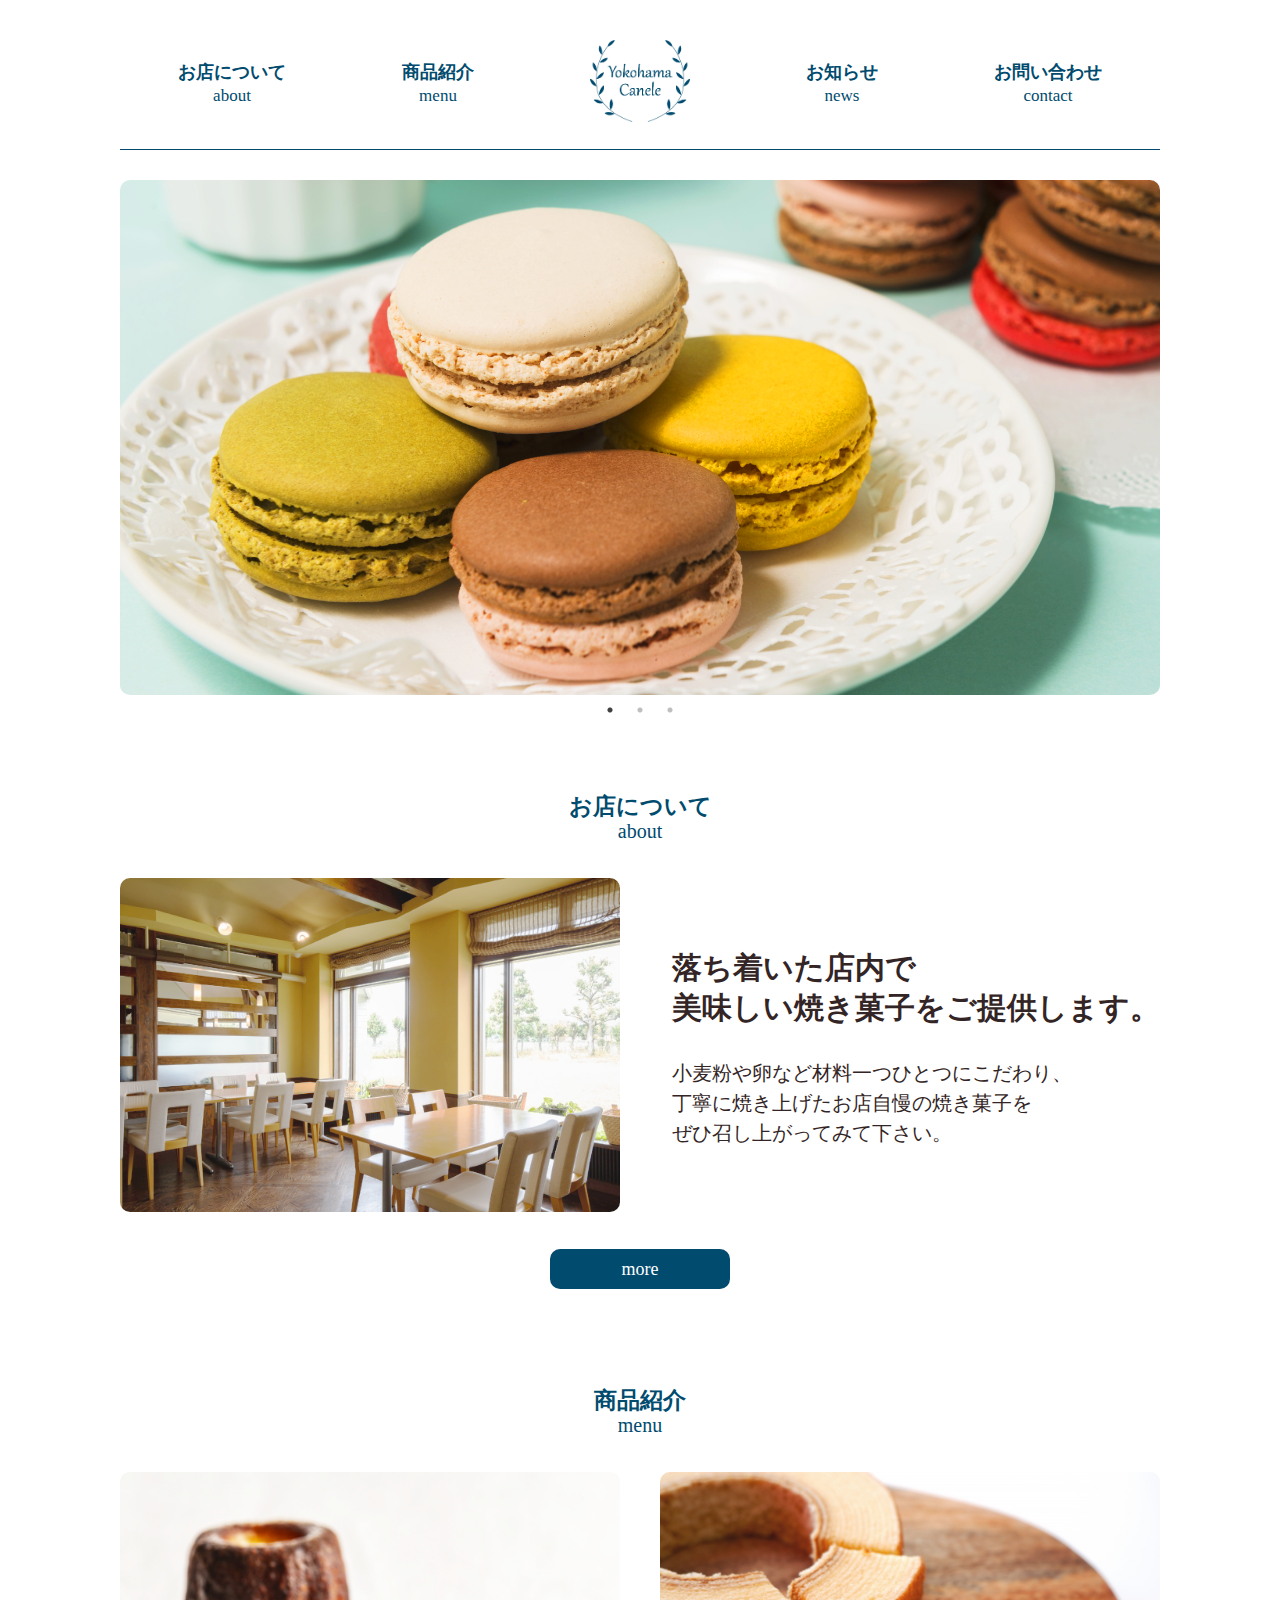
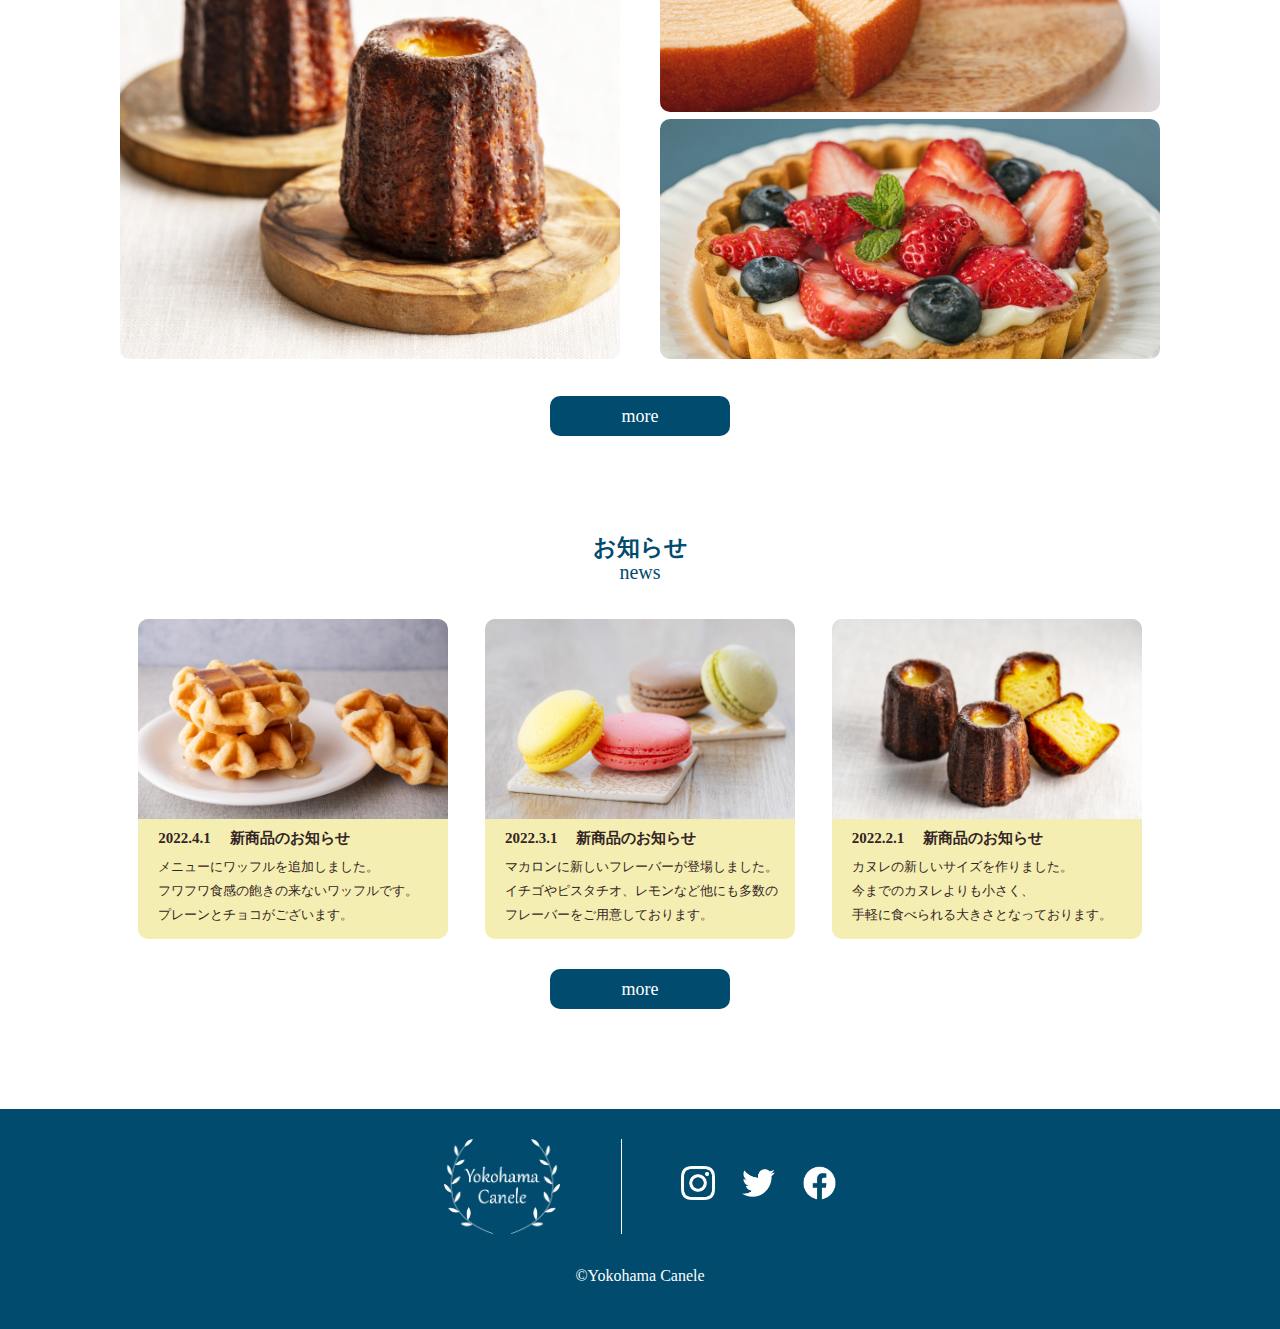
<file: index.html>
<!doctype html>
<html lang="ja">
<head>
<meta charset="utf-8">
<meta name = "viewport" content = "width = device-width, initial-scale=1, user-scalable=yes">
<meta name="description" content="落ち着いた店内で美味しい焼き菓子をご提供します。">
<title>Yokohama Canele</title>
<link rel="stylesheet" href="https://sa-hikaru.github.io/css/reset.css">
<link rel="stylesheet" href="https://sa-hikaru.github.io/css/common.css">
<link rel="stylesheet" href="https://sa-hikaru.github.io/css/top.css">
<link rel="stylesheet" href="https://sa-hikaru.github.io/slick/slick.css">
<link rel="stylesheet" href="https://sa-hikaru.github.io/slick/slick-theme.css">
<link href="https://sa-hikaru.github.io/images/favicon.ico" rel="icon" type="image/x-icon" />
</head>

<body>
<header class="header">
  <ul>
    <li> <a href="index.html"><img class="header-title" src="https://sa-hikaru.github.io/images/logo.png" alt="Yokohama canele"></a> </li>
    <li> <a href="about.html">
      <p class="header-link">お店について</p>
      <p class="header-link__sub">about</p>
      </a> </li>
    <li> <a href="menu.html">
      <p class="header-link">商品紹介</p>
      <p class="header-link__sub">menu</p>
      </a> </li>
    <li> <a href="news.html">
      <p class="header-link">お知らせ</p>
      <p class="header-link__sub">news</p>
      </a> </li>
    <li> <a href="contact.html">
      <p class="header-link">お問い合わせ</p>
      <p class="header-link__sub">contact</p>
      </a> </li>
  </ul>
</header>
<main class="main">
  <section class="section-top">
    <div id="slick-slide" class="section-top__image">
      <div> <img src="https://sa-hikaru.github.io/images/macaron_main.png" alt="macaron"> </div>
      <div> <img src="https://sa-hikaru.github.io/images/canele_main.png" alt="canele"> </div>
      <div> <img src="https://sa-hikaru.github.io/images/waffle_main.png" alt="waffle"> </div>
    </div>
  </section>
  <section class="section-about">
    <h2 class="title">お店について</h2>
    <p class="sub-title">about</p>
    <div class="about-wrapper">
      <div class="section-about__image"> <img src="https://sa-hikaru.github.io/images/shop.png" alt="shop"> </div>
      <div>
        <p class="section-about__description">落ち着いた店内で<br>
          美味しい焼き菓子をご提供します。</p>
        <p class="description-text">小麦粉や卵など材料一つひとつにこだわり、<br>
          丁寧に焼き上げたお店自慢の焼き菓子を<br>
          ぜひ召し上がってみて下さい。<br>
        </p>
      </div>
    </div>
    <div> <a class="button" href="about.html">more</a> </div>
  </section>
  <section class="section-menu">
    <h2 class="title">商品紹介</h2>
    <p class="sub-title">menu</p>
    <div class="menu-wrapper">
      <div> <img class="canel" src="https://sa-hikaru.github.io/images/canele.png" alt="canele"> </div>
      <div>
        <div> <img class="baumkuchen" src="https://sa-hikaru.github.io/images/baumkuchen.png" alt="baumkuchen"> </div>
        <div> <img class="tart" src="https://sa-hikaru.github.io/images/tart.png" alt="tart"> </div>
      </div>
    </div>
    <div> <a class="button" href="menu.html">more</a> </div>
  </section>
  <section class="section-news">
    <h2 class="title">お知らせ</h2>
    <p class="sub-title">news</p>
    <ol>
      <li> <img class="section-news__picture" src="https://sa-hikaru.github.io/images/waffle.png" alt="waffle">
        <time datetime="2022-04-01">2022.4.1</time>
        <h3>新商品のお知らせ</h3>
        <p>メニューにワッフルを追加しました。<br>
          フワフワ食感の飽きの来ないワッフルです。<br>
          プレーンとチョコがございます。</p>
      </li>
      <li> <img class="section-news__picture" src="https://sa-hikaru.github.io/images/macaron.png" alt="macaron">
        <time datetime="2022-03-01">2022.3.1</time>
        <h3>新商品のお知らせ</h3>
        <p>マカロンに新しいフレーバーが登場しました。<br>
          イチゴやピスタチオ、レモンなど他にも多数の<br>
          フレーバーをご用意しております。</p>
      </li>
      <li> <img class="section-news__picture" src="https://sa-hikaru.github.io/images/canele_cut.png" alt="canele">
        <time datetime="2022-02-01">2022.2.1</time>
        <h3>新商品のお知らせ</h3>
        <p>カヌレの新しいサイズを作りました。<br>
          今までのカヌレよりも小さく、<br>
          手軽に食べられる大きさとなっております。</p>
      </li>
    </ol>
    <div> <a class="button" href="news.html">more</a> </div>
  </section>
</main>
<footer class="footer">
  <div class="footer-wrapper">
    <div class="footer-title"><a href="index.html"><img src="https://sa-hikaru.github.io/images/logo_white.png" alt="Yokohama canele"></a></div>
    <div class="footer__sns-links">
      <ul>
        <li><a href="index.html"><img src="https://sa-hikaru.github.io/images/instagram.png" alt="instagram icon"></a></li>
        <li><a href="index.html"><img src="https://sa-hikaru.github.io/images/twitter.png" alt="twitter icon"></a></li>
        <li><a href="index.html"><img src="https://sa-hikaru.github.io/images/facebook.png" alt="facebook icon"></a></li>
      </ul>
    </div>
  </div>
  <small>©Yokohama Canele</small> </footer>
<script src="https://ajax.googleapis.com/ajax/libs/jquery/3.3.1/jquery.min.js"></script> 
<script src="https://sa-hikaru.github.io/slick/slick.min.js"></script> 
<script src="https://sa-hikaru.github.io/js/common.js"></script>
</body>
</html>
</file>
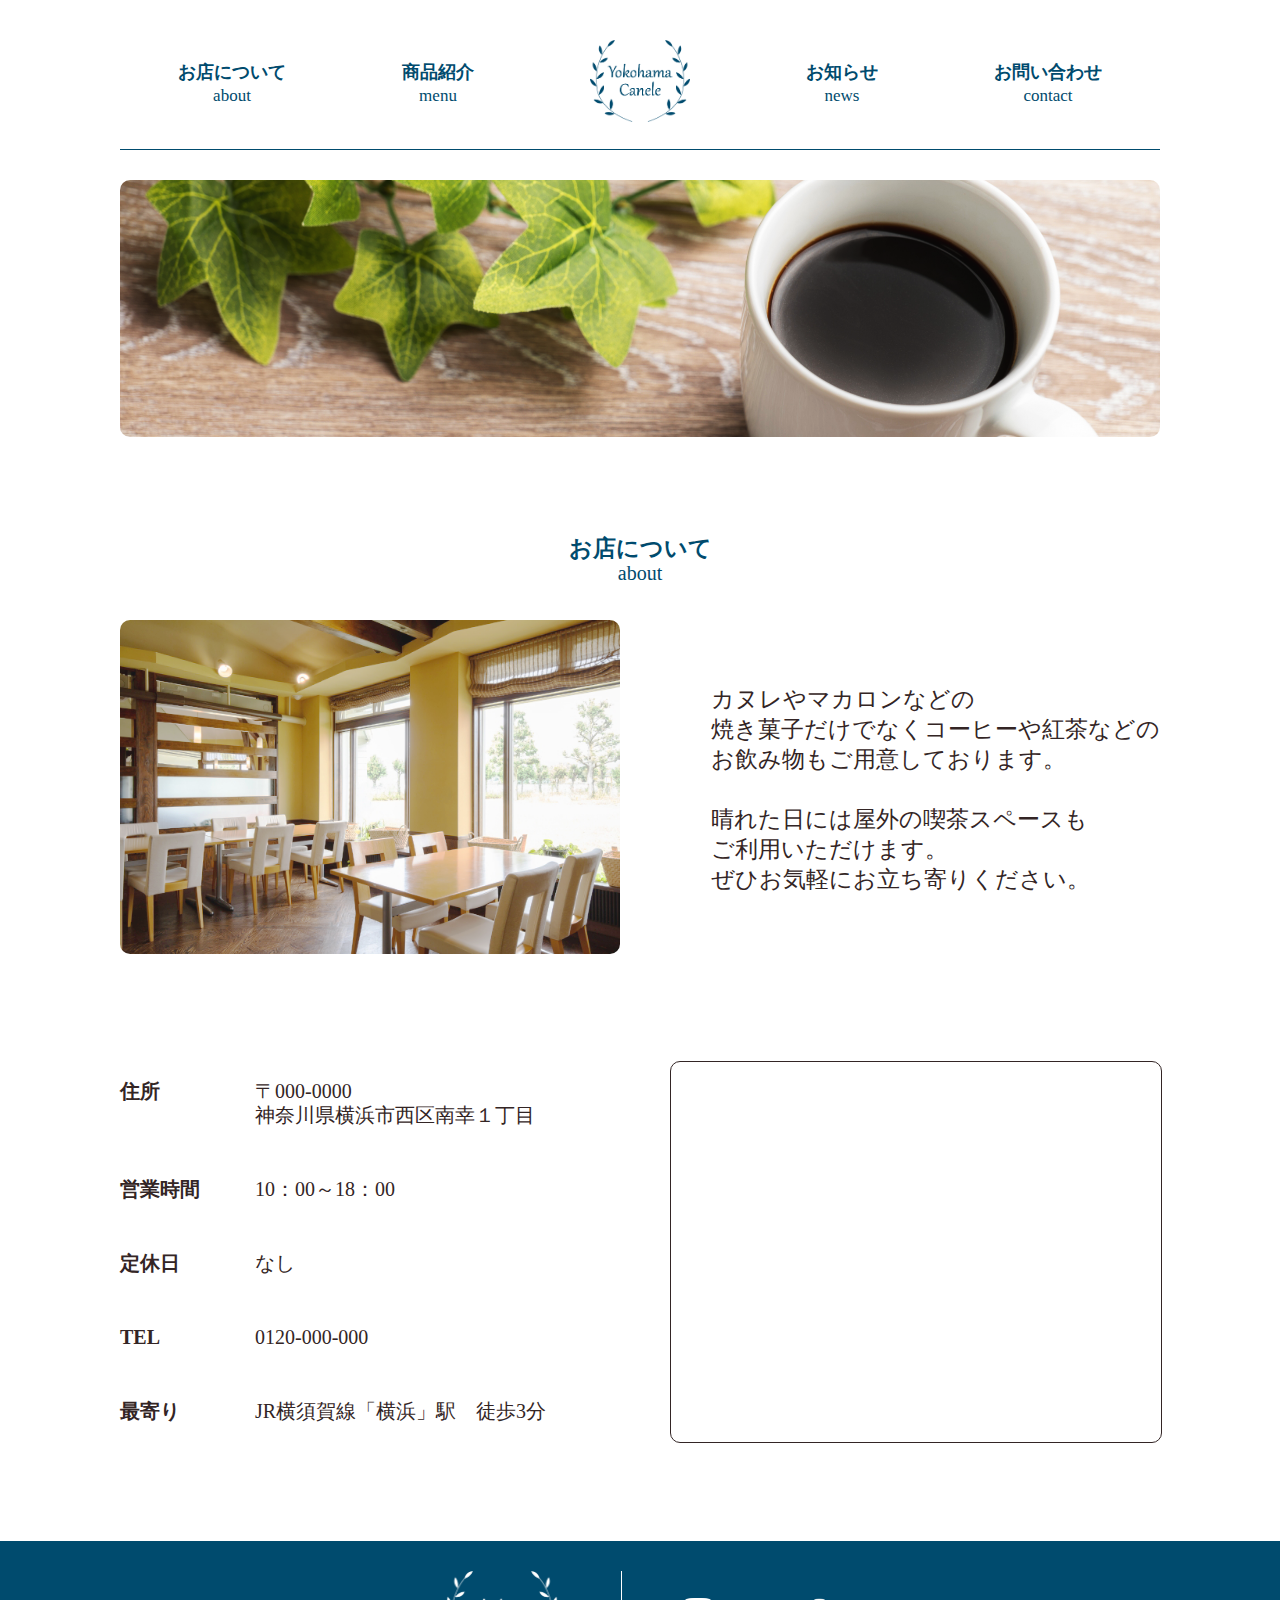
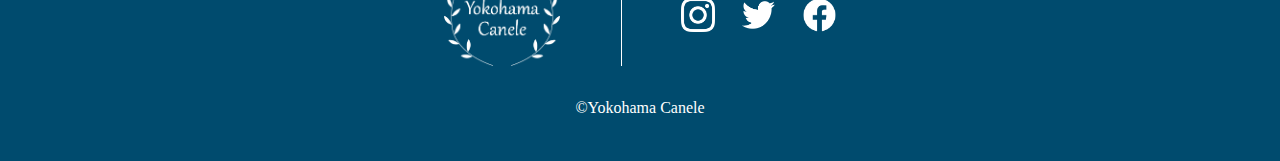
<file: about.html>
<!doctype html>
<html lang="ja">
<head>
<meta charset="utf-8">
<meta name = "viewport" content = "width = device-width, initial-scale=1, user-scalable=yes">
<meta name="description" content="落ち着いた店内で美味しい焼き菓子をご提供します。">
<title>Yokohama Canele</title>
<link rel="stylesheet" href="https://sa-hikaru.github.io/css/reset.css">
<link rel="stylesheet" href="https://sa-hikaru.github.io/css/common.css">
<link rel="stylesheet" href="https://sa-hikaru.github.io/css/about.css">
<link href="https://sa-hikaru.github.io/images/favicon.ico" rel="icon" type="image/x-icon" />
</head>

<body>
<header class="header">
  <ul>
    <li> <a href="index.html"><img class="header-title" src="https://sa-hikaru.github.io/images/logo.png" alt="Yokohama canele"></a> </li>
    <li> <a href="about.html">
      <p class="header-link">お店について</p>
      <p class="header-link__sub">about</p>
      </a> </li>
    <li> <a href="menu.html">
      <p class="header-link">商品紹介</p>
      <p class="header-link__sub">menu</p>
      </a> </li>
    <li> <a href="news.html">
      <p class="header-link">お知らせ</p>
      <p class="header-link__sub">news</p>
      </a> </li>
    <li> <a href="contact.html">
      <p class="header-link">お問い合わせ</p>
      <p class="header-link__sub">contact</p>
      </a> </li>
  </ul>
</header>
<main class="main">
  <section class="section-top">
    <div class="section-top__image"><img src="https://sa-hikaru.github.io/images/coffee_main.png" alt="coffee"></div>
  </section>
  <section class="section-about">
    <h2 class="title">お店について</h2>
    <p class="sub-title">about</p>
    <div class="about-wrapper">
      <div class="section-about__image"> <img src="https://sa-hikaru.github.io/images/shop.png" alt="shop"> </div>
      <div class="section-about__description">
        <p>カヌレやマカロンなどの<br>
          焼き菓子だけでなくコーヒーや紅茶などの<br>
          お飲み物もご用意しております。</p>
        <p>晴れた日には屋外の喫茶スペースも<br>
          ご利用いただけます。<br>
          ぜひお気軽にお立ち寄りください。</p>
      </div>
    </div>
  </section>
  <section class="section-access">
    <div class="access-wrapper">
      <div class="access-address">
        <table>
          <tr>
            <th>住所</th>
            <td>〒000-0000<br>
              神奈川県横浜市西区南幸１丁目</td>
          </tr>
          <tr>
            <th>営業時間</th>
            <td>10：00～18：00</td>
          </tr>
          <tr>
            <th>定休日</th>
            <td>なし</td>
          </tr>
          <tr>
            <th>TEL</th>
            <td>0120-000-000</td>
          </tr>
          <tr>
            <th>最寄り</th>
            <td>JR横須賀線「横浜」駅　徒歩3分</td>
          </tr>
        </table>
      </div>
      <div class="access-map">
        <iframe src="https://www.google.com/maps/embed?pb=!1m18!1m12!1m3!1d10316.562136543585!2d139.61659757242106!3d35.46684090156864!2m3!1f0!2f0!3f0!3m2!1i1024!2i768!4f13.1!3m3!1m2!1s0x60185c0df6cfd2f1%3A0xbbbca6f36b5235f5!2z5qiq5rWc6aeF!5e0!3m2!1sja!2sjp!4v1650683964523!5m2!1sja!2sjp" allowfullscreen=""></iframe>
      </div>
    </div>
  </section>
</main>
<footer class="footer">
  <div class="footer-wrapper">
    <div class="footer-title"><a href="index.html"><img src="https://sa-hikaru.github.io/images/logo_white.png" alt="Yokohama canele"></a></div>
    <div class="footer__sns-links">
      <ul>
        <li><a href="index.html"><img src="https://sa-hikaru.github.io/images/instagram.png" alt="instagram icon"></a></li>
        <li><a href="index.html"><img src="https://sa-hikaru.github.io/images/twitter.png" alt="twitter icon"></a></li>
        <li><a href="index.html"><img src="https://sa-hikaru.github.io/images/facebook.png" alt="facebook icon"></a></li>
      </ul>
    </div>
  </div>
  <small>©Yokohama Canele</small> </footer>
</body>
</html>
</file>
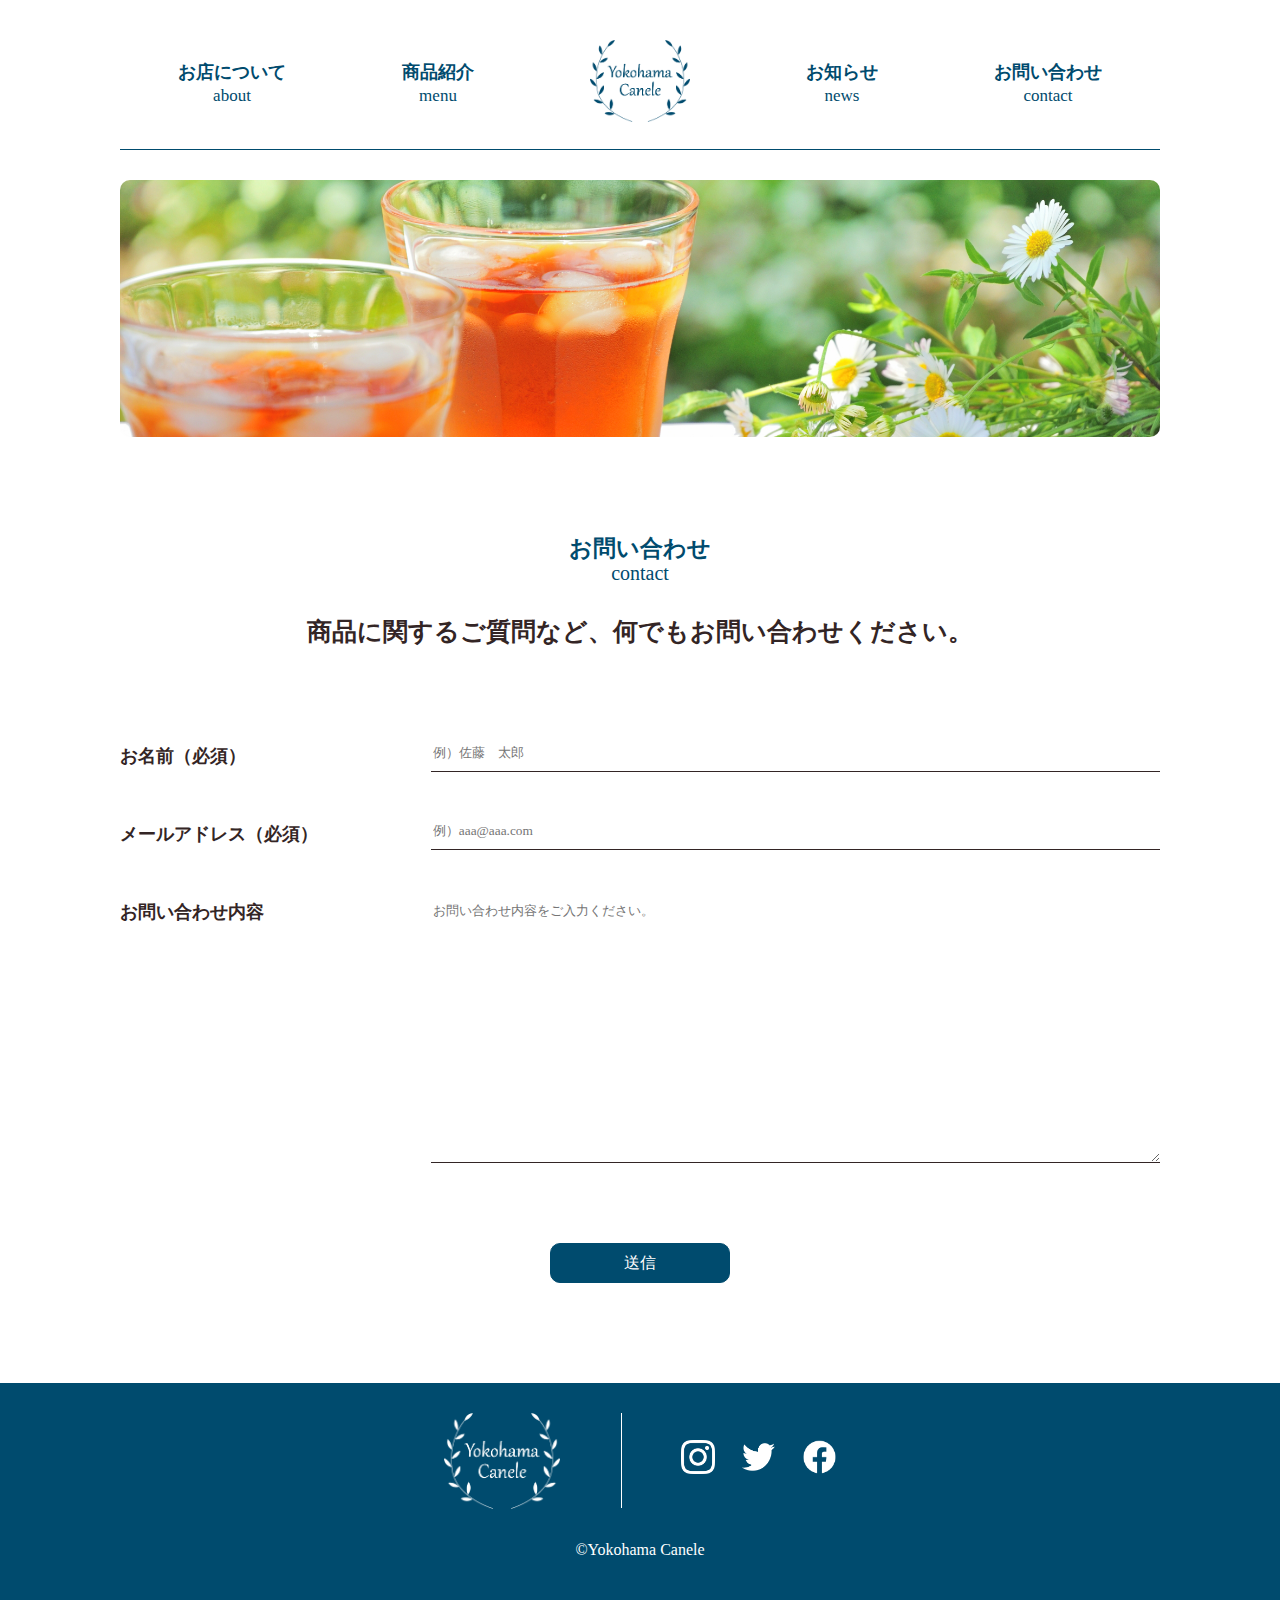
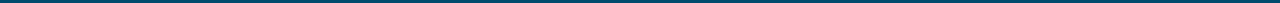
<file: contact.html>
<!doctype html>
<html lang="ja">
<head>
<meta charset="utf-8">
<meta name = "viewport" content = "width = device-width, initial-scale=1, user-scalable=yes">
<meta name="description" content="落ち着いた店内で美味しい焼き菓子をご提供します。">
<title>Yokohama Canele</title>
<link rel="stylesheet" href="https://sa-hikaru.github.io/css/reset.css">
<link rel="stylesheet" href="https://sa-hikaru.github.io/css/common.css">
<link rel="stylesheet" href="https://sa-hikaru.github.io/css/contact.css">
<link href="https://sa-hikaru.github.io/images/favicon.ico" rel="icon" type="image/x-icon" />
</head>

<body>
<header class="header">
  <ul>
    <li> <a href="index.html"><img class="header-title" src="https://sa-hikaru.github.io/images/logo.png" alt="Yokohama canele"></a> </li>
    <li> <a href="about.html">
      <p class="header-link">お店について</p>
      <p class="header-link__sub">about</p>
      </a> </li>
    <li> <a href="menu.html">
      <p class="header-link">商品紹介</p>
      <p class="header-link__sub">menu</p>
      </a> </li>
    <li> <a href="news.html">
      <p class="header-link">お知らせ</p>
      <p class="header-link__sub">news</p>
      </a> </li>
    <li> <a href="contact.html">
      <p class="header-link">お問い合わせ</p>
      <p class="header-link__sub">contact</p>
      </a> </li>
  </ul>
</header>
<main class="main">
  <section class="section-top">
    <div class="section-top__image"><img src="https://sa-hikaru.github.io/images/iced-tea_main.png" alt="latte"></div>
  </section>
  <section class="section-contact">
    <h2 class="title">お問い合わせ</h2>
    <p class="sub-title">contact</p>
    <h3>商品に関するご質問など、何でもお問い合わせください。</h3>
    <form class="contact-form" action="contact.html">
      <p>
        <label for="form_name">お名前（必須）</label>
        <input id="form_name" type="text" placeholder="例）佐藤　太郎" required>
      </p>
      <p>
        <label for="form_email">メールアドレス（必須）</label>
        <input id="form_email" type="email" placeholder="例）aaa@aaa.com" required>
      </p>
      <p>
        <label for="form_detail">お問い合わせ内容</label>
        <textarea id="form_detail" placeholder="お問い合わせ内容をご入力ください。"></textarea>
      </p>
      <input type="submit" value="送信">
    </form>
  </section>
</main>
<footer class="footer">
  <div class="footer-wrapper">
    <div class="footer-title"><a href="index.html"><img src="https://sa-hikaru.github.io/images/logo_white.png" alt="Yokohama canele"></a></div>
    <div class="footer__sns-links">
      <ul>
        <li><a href="index.html"><img src="https://sa-hikaru.github.io/images/instagram.png" alt="instagram icon"></a></li>
        <li><a href="index.html"><img src="https://sa-hikaru.github.io/images/twitter.png" alt="twitter icon"></a></li>
        <li><a href="index.html"><img src="https://sa-hikaru.github.io/images/facebook.png" alt="facebook icon"></a></li>
      </ul>
    </div>
  </div>
  <small>©Yokohama Canele</small> </footer>
</body>
</html>
</file>
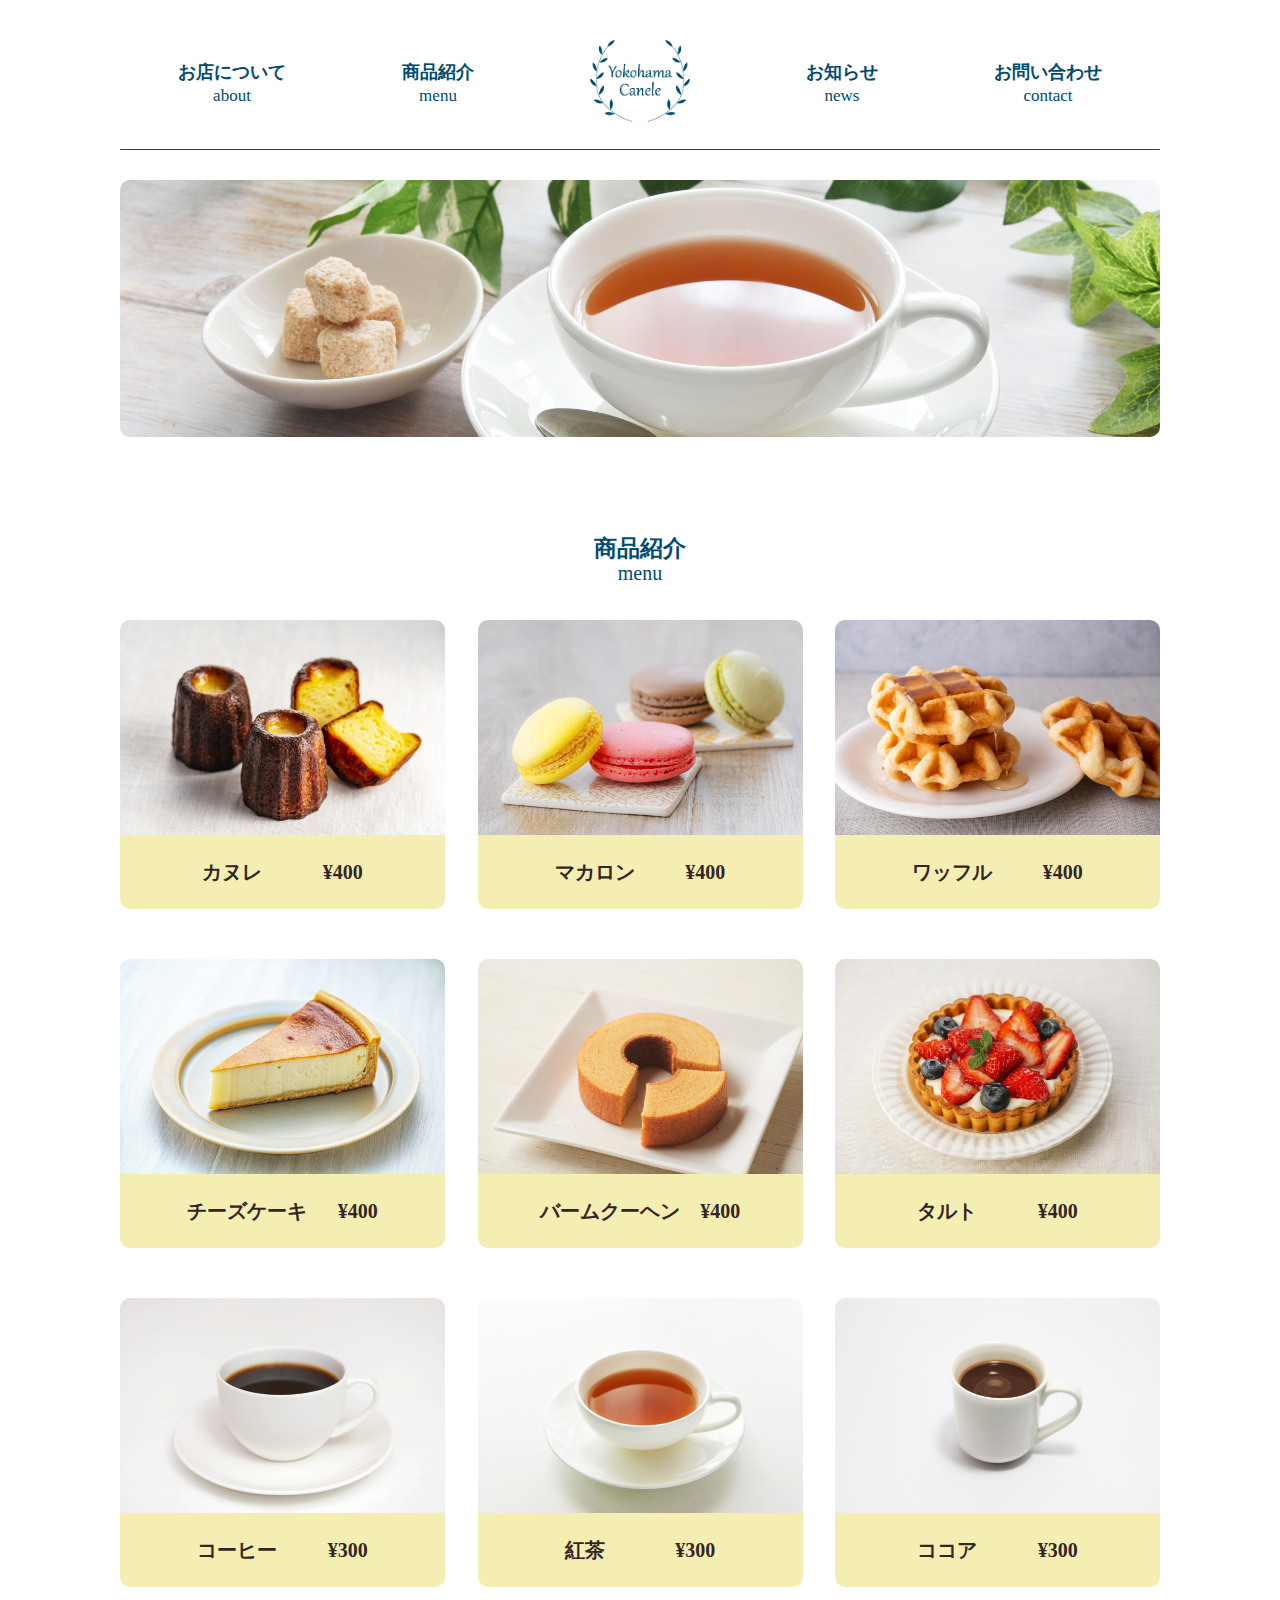
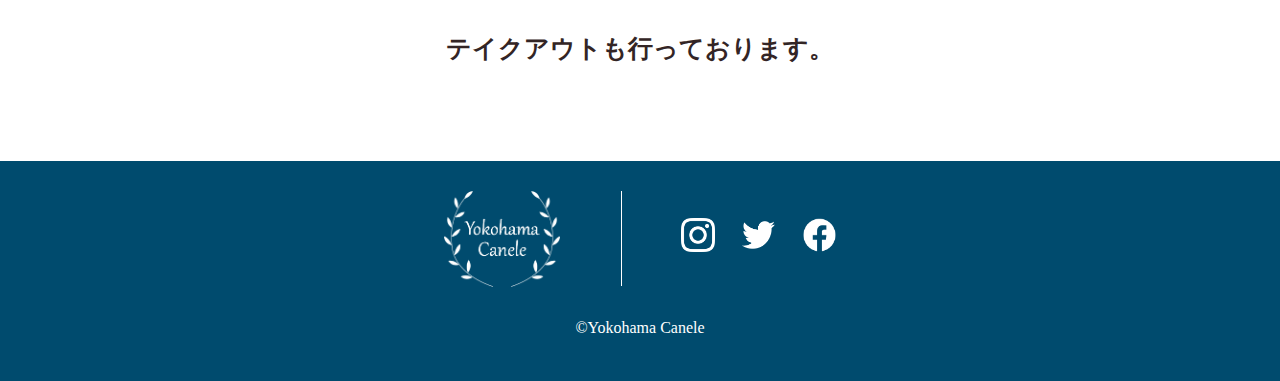
<file: menu.html>
<!doctype html>
<html lang="ja">
<head>
<meta charset="utf-8">
<meta name = "viewport" content = "width = device-width, initial-scale=1, user-scalable=yes">
<meta name="description" content="落ち着いた店内で美味しい焼き菓子をご提供します。">
<title>Yokohama Canele</title>
<link rel="stylesheet" href="https://sa-hikaru.github.io/css/reset.css">
<link rel="stylesheet" href="https://sa-hikaru.github.io/css/common.css">
<link rel="stylesheet" href="https://sa-hikaru.github.io/css/menu.css">
<link href="https://sa-hikaru.github.io/images/favicon.ico" rel="icon" type="image/x-icon" />
</head>

<body>
<header class="header">
  <ul>
    <li> <a href="index.html"><img class="header-title" src="https://sa-hikaru.github.io/images/logo.png" alt="Yokohama canele"></a> </li>
    <li> <a href="about.html">
      <p class="header-link">お店について</p>
      <p class="header-link__sub">about</p>
      </a> </li>
    <li> <a href="menu.html">
      <p class="header-link">商品紹介</p>
      <p class="header-link__sub">menu</p>
      </a> </li>
    <li> <a href="news.html">
      <p class="header-link">お知らせ</p>
      <p class="header-link__sub">news</p>
      </a> </li>
    <li> <a href="contact.html">
      <p class="header-link">お問い合わせ</p>
      <p class="header-link__sub">contact</p>
      </a> </li>
  </ul>
</header>
<main class="main">
  <section class="section-top">
    <div class="section-top__image"><img src="https://sa-hikaru.github.io/images/tea_main.png" alt="tea"></div>
  </section>
  <section class="section-menu">
    <h2 class="title">商品紹介</h2>
    <p class="sub-title">menu</p>
    <ul>
      <li> <img src="https://sa-hikaru.github.io/images/canele_cut.png" alt="canele">
        <div class="price">
          <h3>カヌレ</h3>
          <p>¥400</p>
        </div>
      </li>
      <li> <img src="https://sa-hikaru.github.io/images/macaron.png" alt="macaron">
        <div class="price">
          <h3>マカロン</h3>
          <p>¥400</p>
        </div>
      </li>
      <li> <img src="https://sa-hikaru.github.io/images/waffle.png" alt="waffle">
        <div class="price">
          <h3>ワッフル</h3>
          <p>¥400</p>
        </div>
      </li>
      <li> <img src="https://sa-hikaru.github.io/images/cake.png" alt="cake">
        <div class="price">
          <h3>チーズケーキ</h3>
          <p>¥400</p>
        </div>
      </li>
      <li> <img src="https://sa-hikaru.github.io/images/baumkuchen_2.png" alt="baumkuchen">
        <div class="price">
          <h3>バームクーヘン</h3>
          <p>¥400</p>
        </div>
      </li>
      <li> <img src="https://sa-hikaru.github.io/images/tart_2.png" alt="tart">
        <div class="price">
          <h3>タルト</h3>
          <p>¥400</p>
        </div>
      </li>
      <li> <img src="https://sa-hikaru.github.io/images/coffee.png" alt="coffee">
        <div class="price">
          <h3>コーヒー</h3>
          <p>¥300</p>
        </div>
      </li>
      <li> <img src="https://sa-hikaru.github.io/images/tea.png" alt="tea">
        <div class="price">
          <h3>紅茶</h3>
          <p>¥300</p>
        </div>
      </li>
      <li> <img src="https://sa-hikaru.github.io/images/cocoa.png" alt="cocoa">
        <div class="price">
          <h3>ココア</h3>
          <p>¥300</p>
        </div>
      </li>
      <li> <img src="https://sa-hikaru.github.io/images/pot.png" alt="pot"> </li>
    </ul>
    <p class="section-menu__text">テイクアウトも行っております。</p>
  </section>
</main>
<footer class="footer">
  <div class="footer-wrapper">
    <div class="footer-title"><a href="index.html"><img src="https://sa-hikaru.github.io/images/logo_white.png" alt="Yokohama canele"></a></div>
    <div class="footer__sns-links">
      <ul>
        <li><a href="index.html"><img src="https://sa-hikaru.github.io/images/instagram.png" alt="instagram icon"></a></li>
        <li><a href="index.html"><img src="https://sa-hikaru.github.io/images/twitter.png" alt="twitter icon"></a></li>
        <li><a href="index.html"><img src="https://sa-hikaru.github.io/images/facebook.png" alt="facebook icon"></a></li>
      </ul>
    </div>
  </div>
  <small>©Yokohama Canele</small> </footer>
</body>
</html>
</file>
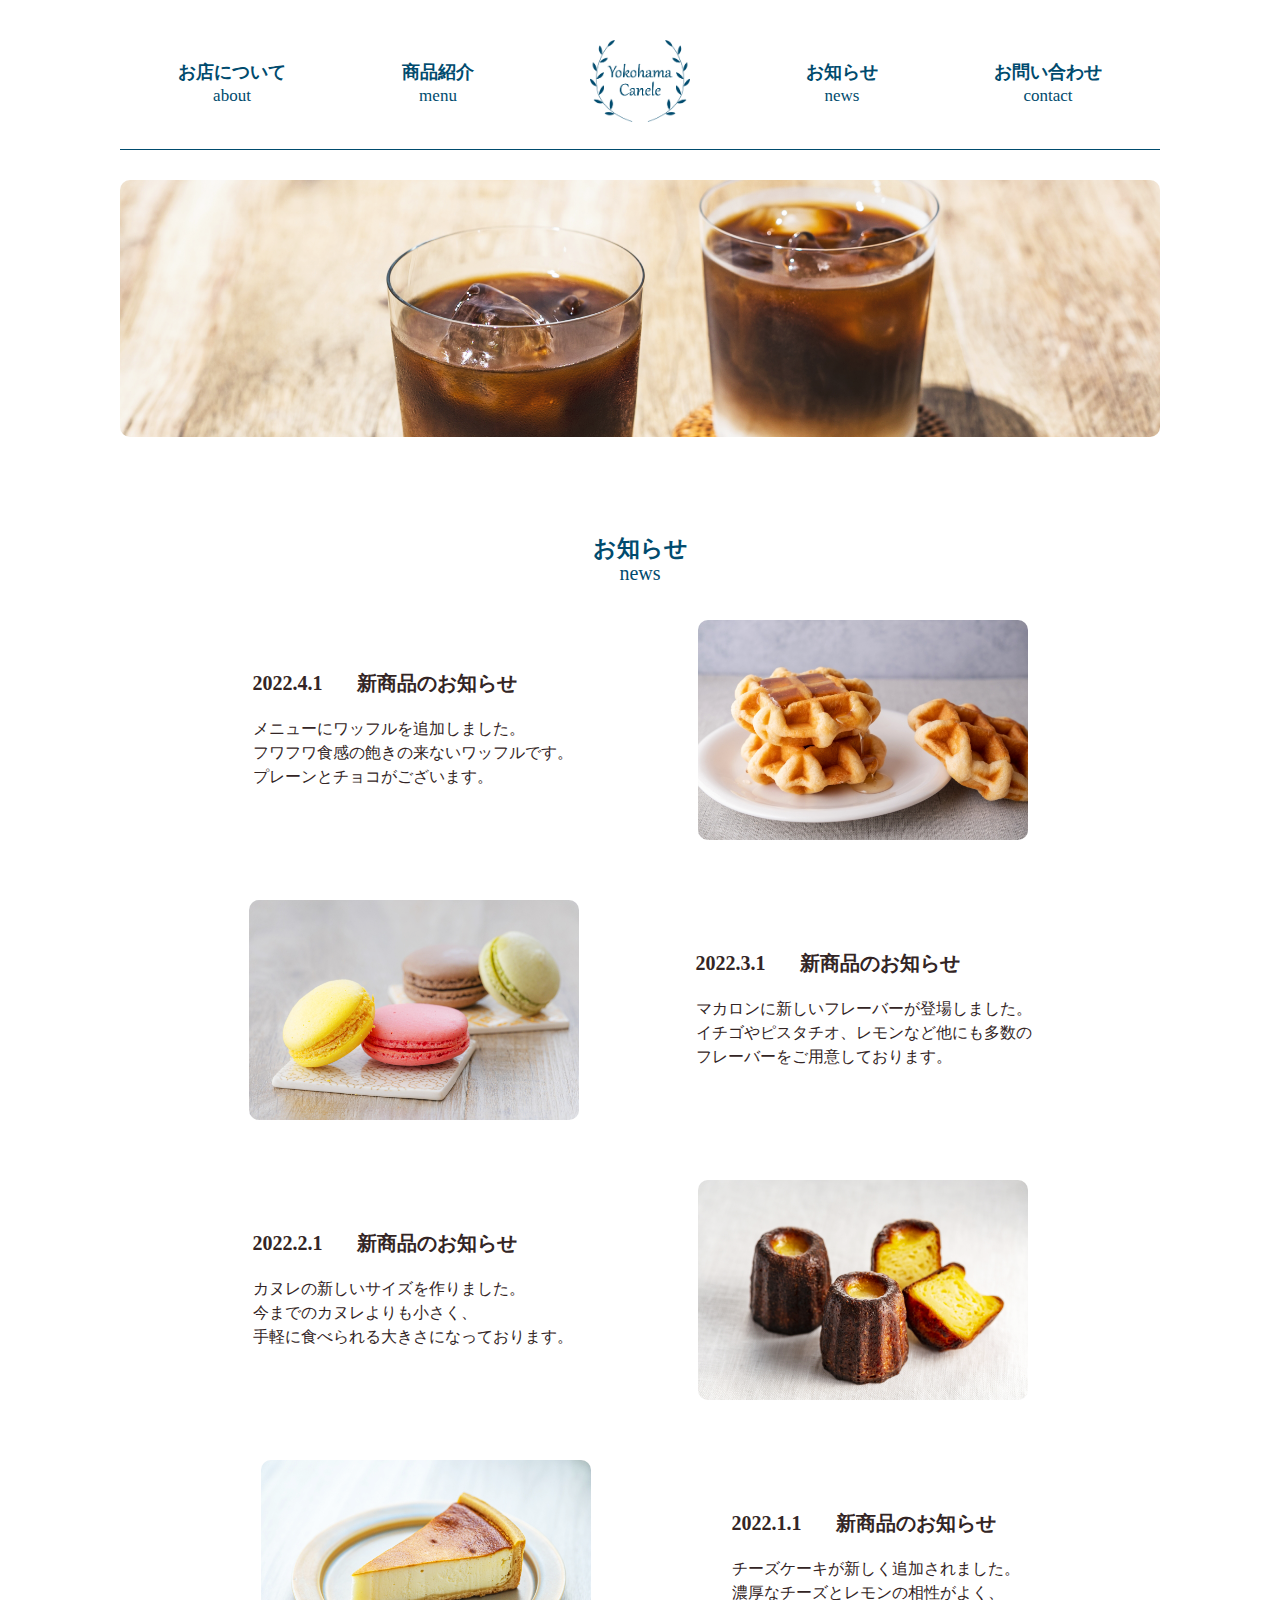
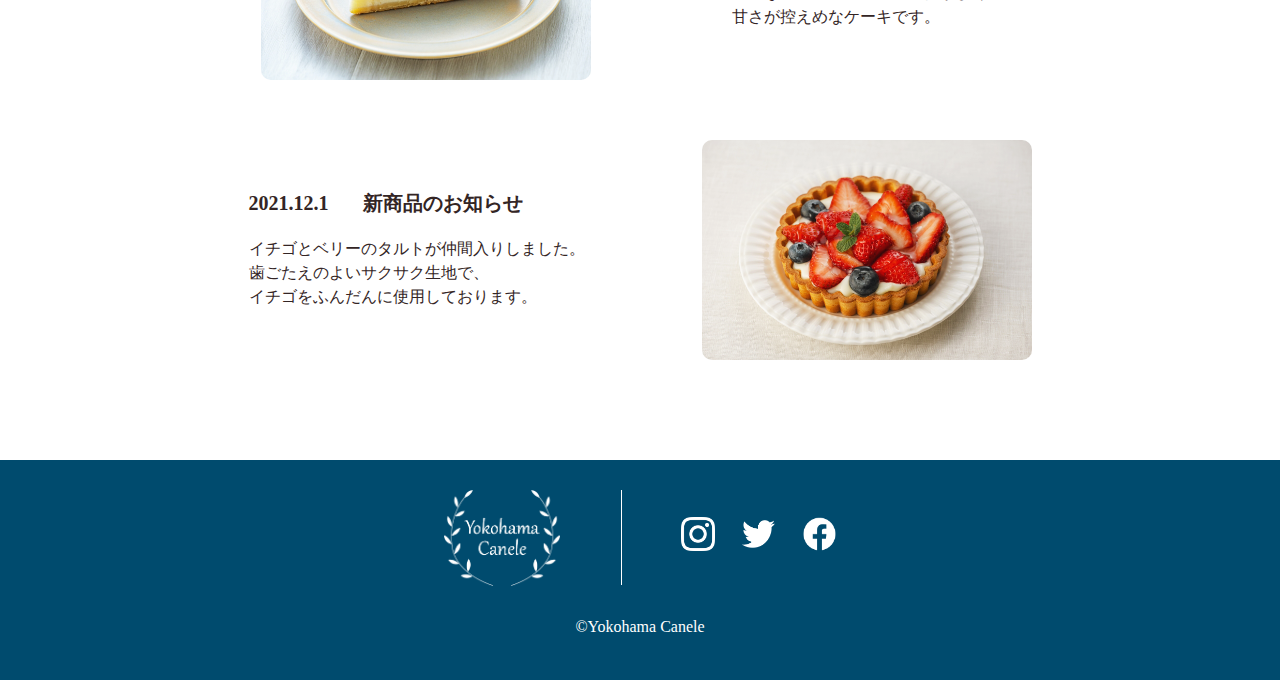
<file: news.html>
<!doctype html>
<html lang="ja">
<head>
<meta charset="utf-8">
<meta name = "viewport" content = "width = device-width, initial-scale=1, user-scalable=yes">
<meta name="description" content="落ち着いた店内で美味しい焼き菓子をご提供します。">
<title>Yokohama Canele</title>
<link rel="stylesheet" href="https://sa-hikaru.github.io/css/reset.css">
<link rel="stylesheet" href="https://sa-hikaru.github.io/css/common.css">
<link rel="stylesheet" href="https://sa-hikaru.github.io/css/news.css">
<link href="https://sa-hikaru.github.io/images/favicon.ico" rel="icon" type="image/x-icon" />
</head>

<body>
<header class="header">
  <ul>
    <li> <a href="index.html"><img class="header-title" src="https://sa-hikaru.github.io/images/logo.png" alt="Yokohama canele"></a> </li>
    <li> <a href="about.html">
      <p class="header-link">お店について</p>
      <p class="header-link__sub">about</p>
      </a> </li>
    <li> <a href="menu.html">
      <p class="header-link">商品紹介</p>
      <p class="header-link__sub">menu</p>
      </a> </li>
    <li> <a href="news.html">
      <p class="header-link">お知らせ</p>
      <p class="header-link__sub">news</p>
      </a> </li>
    <li> <a href="contact.html">
      <p class="header-link">お問い合わせ</p>
      <p class="header-link__sub">contact</p>
      </a> </li>
  </ul>
</header>
<main class="main">
  <section class="section-top">
    <div class="section-top__image"><img src="https://sa-hikaru.github.io/images/latte_main.png" alt="latte"></div>
  </section>
  <section class="section-news">
    <h2 class="title">お知らせ</h2>
    <p class="sub-title">news</p>
    <ol>
      <li>
        <div class="section-news__article">
          <time datetime="2022-04-01">2022.4.1</time>
          <h3>新商品のお知らせ</h3>
          <p>メニューにワッフルを追加しました。<br>
            フワフワ食感の飽きの来ないワッフルです。<br>
            プレーンとチョコがございます。</p>
        </div>
        <img class="section-news__picture" src="https://sa-hikaru.github.io/images/waffle.png" alt="waffle"> </li>
      <li> <img class="section-news__picture" src="https://sa-hikaru.github.io/images/macaron.png" alt="macaron">
        <div class="section-news__article">
          <time datetime="2022-03-01">2022.3.1</time>
          <h3>新商品のお知らせ</h3>
          <p>マカロンに新しいフレーバーが登場しました。<br>
            イチゴやピスタチオ、レモンなど他にも多数の<br>
            フレーバーをご用意しております。</p>
        </div>
      </li>
      <li>
        <div class="section-news__article">
          <time datetime="2022-02-01">2022.2.1</time>
          <h3>新商品のお知らせ</h3>
          <p>カヌレの新しいサイズを作りました。<br>
            今までのカヌレよりも小さく、<br>
            手軽に食べられる大きさになっております。</p>
        </div>
        <img class="section-news__picture" src="https://sa-hikaru.github.io/images/canele_cut.png" alt="canele"> </li>
      <li> <img class="section-news__picture" src="https://sa-hikaru.github.io/images/cake.png" alt="cake">
        <div class="section-news__article">
          <time datetime="2022-01-01">2022.1.1</time>
          <h3>新商品のお知らせ</h3>
          <p>チーズケーキが新しく追加されました。<br>
            濃厚なチーズとレモンの相性がよく、<br>
            甘さが控えめなケーキです。</p>
        </div>
      </li>
      <li>
        <div class="section-news__article">
          <time datetime="2021-12-01">2021.12.1</time>
          <h3>新商品のお知らせ</h3>
          <p>イチゴとベリーのタルトが仲間入りしました。<br>
            歯ごたえのよいサクサク生地で、<br>
            イチゴをふんだんに使用しております。</p>
        </div>
        <img class="section-news__picture" src="https://sa-hikaru.github.io/images/tart_2.png" alt="tart"> </li>
    </ol>
  </section>
</main>
<footer class="footer">
  <div class="footer-wrapper">
    <div class="footer-title"><a href="index.html"><img src="https://sa-hikaru.github.io/images/logo_white.png" alt="Yokohama canele"></a></div>
    <div class="footer__sns-links">
      <ul>
        <li><a href="index.html"><img src="https://sa-hikaru.github.io/images/instagram.png" alt="instagram icon"></a></li>
        <li><a href="index.html"><img src="https://sa-hikaru.github.io/images/twitter.png" alt="twitter icon"></a></li>
        <li><a href="index.html"><img src="https://sa-hikaru.github.io/images/facebook.png" alt="facebook icon"></a></li>
      </ul>
    </div>
  </div>
  <small>©Yokohama Canele</small> </footer>
</body>
</html>
</file>
